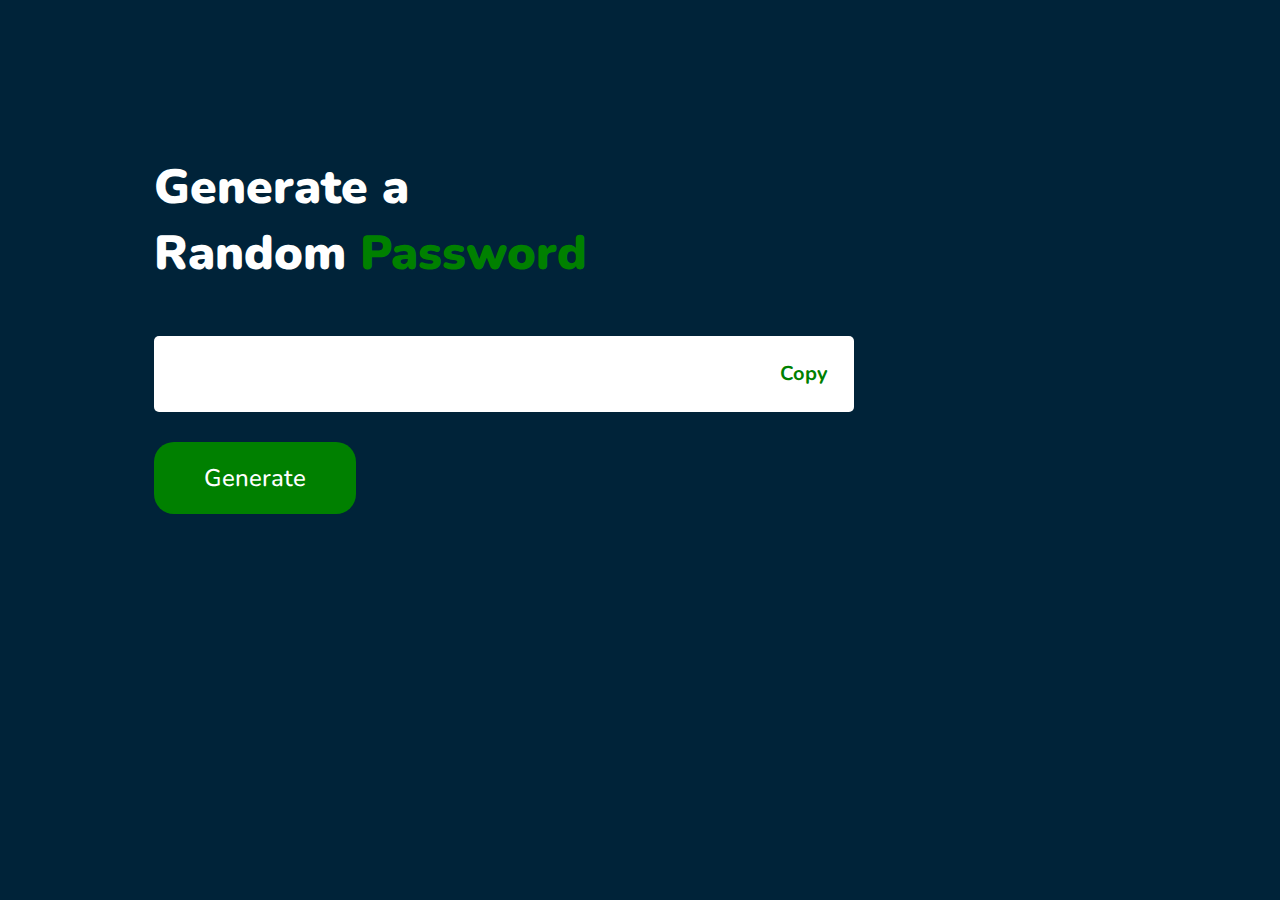
<file: passwordGenerator/index.html>
<!DOCTYPE html>
<html lang="en">
<head>
    <meta charset="UTF-8">
    <meta http-equiv="X-UA-Compatible" content="IE=edge">
    <meta name="viewport" content="width=device-width, initial-scale=1.0">
    <title>PassWord-Generator</title>
    <link rel="stylesheet" href="style.css">
    <script src="script.js" defer></script>
</head>
<body>
    <div class="container">
        <h1>Generate a <br>Random<span> Password</span></h1>
        <div class="display">
            <input type="text" id="password" placehold="Password...">
            <button onclick="copyFun()">Copy</button>
        </div>
        <button id="generate" onclick="createPass()">Generate</button>
    </div>

    
</body>
</html>
</file>
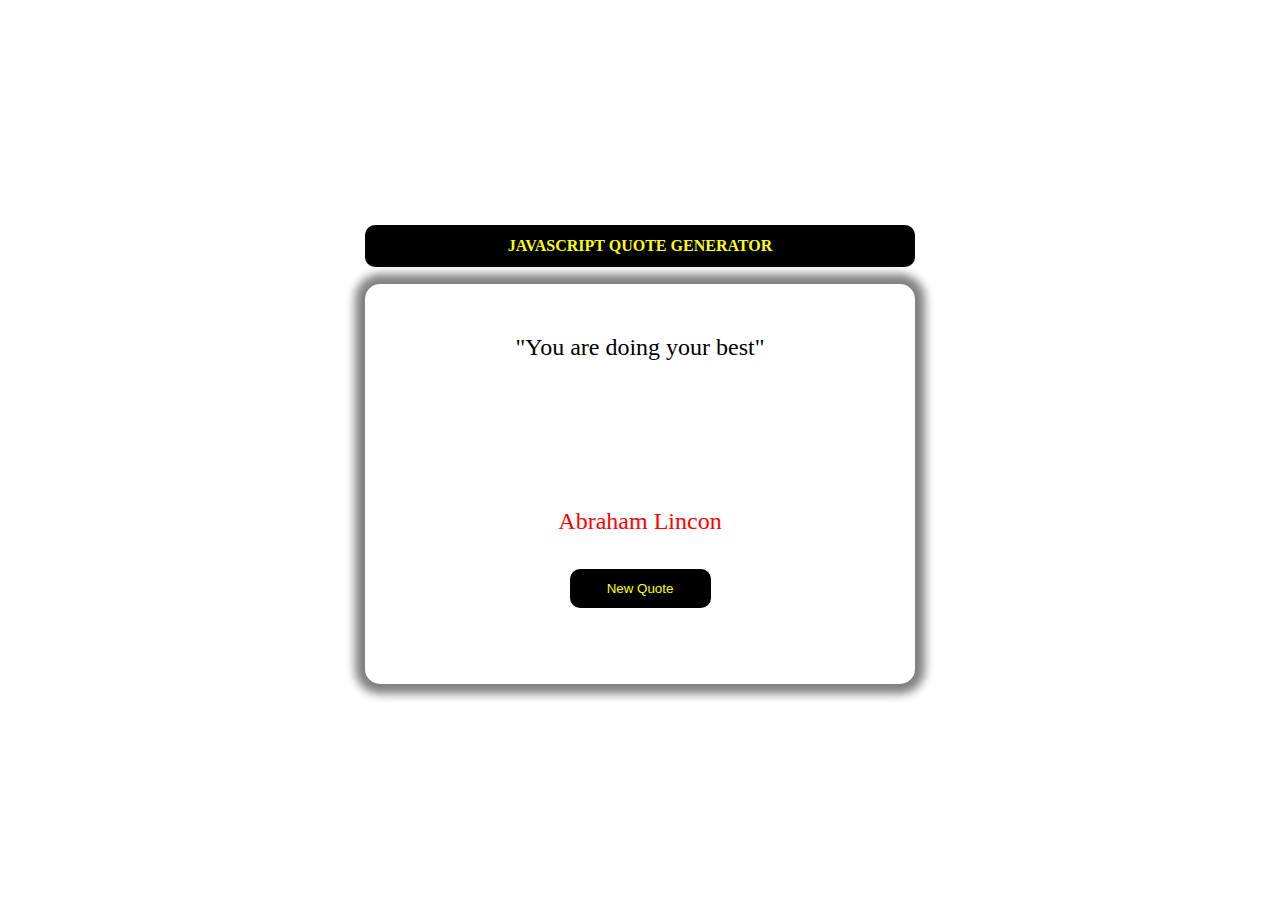
<file: Quote_Genrator/index.html>
<!DOCTYPE html>
<html lang="en">
<head>
    <meta charset="UTF-8">
    <meta name="viewport" content="width=device-width, initial-scale=1.0">
    <title>Quote-Genrator</title>
    <link rel="stylesheet" href="style.css">
    <script src="./script.js" defer></script>
</head>
<body>
    <div class="container">
    <div class="title">
        <h4 >JAVASCRIPT QUOTE GENERATOR</h4>
    </div>
    <div class="quotebox">
        <div class="text-area">
            <span class="quote">
                "You are doing your best"
            </span>
        </div>
        <div class="person">Abraham Lincon</div>

         <div class="button">
            <button id="new-quote">New Quote</button>
         </div>

    </div> 
</div>
</body>
</html>
</file>
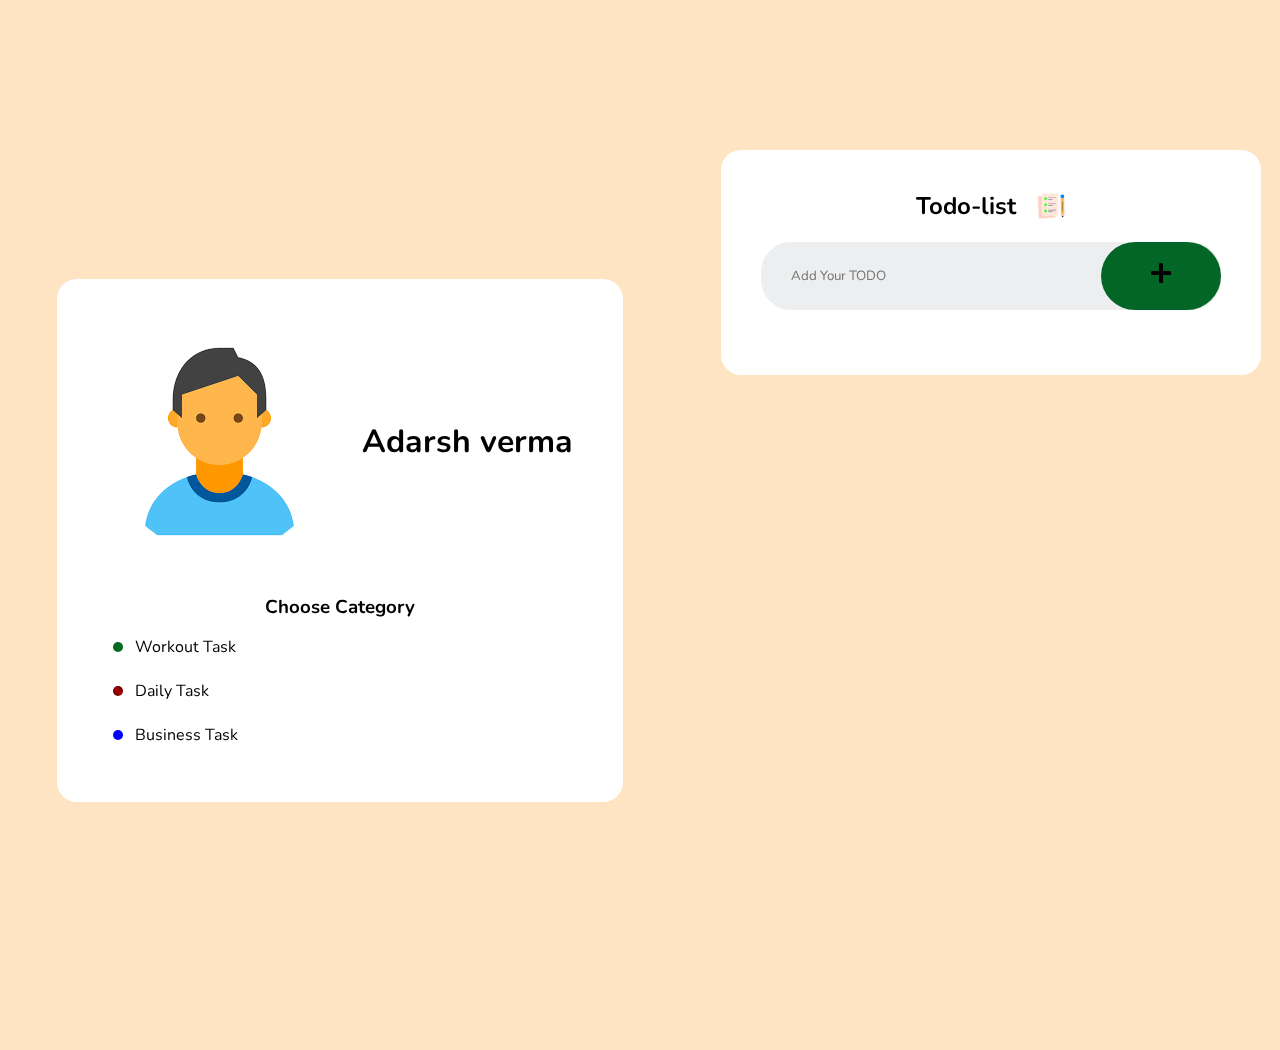
<file: todo_js/index.html>
<!DOCTYPE html>
<html lang="en">
<head>
    <meta charset="UTF-8">
    <meta http-equiv="X-UA-Compatible" content="IE=edge">
    <meta name="viewport" content="width=device-width, initial-scale=1.0">
    <link rel="shortcut icon" href="./do(2).png" type="image/x-icon">
    <title>Task Organize</title>
    <link rel="stylesheet" href="style.css">
   
</head>
<body>
    <div class="left">
        <div class="top">
        <img src="./assets/person.png" alt="">
        <h1 id="heading">Adarsh verma</h1>
    </div>
    <div class="bottom">
        <h3>Choose Category</h3>
        <pre><img class="categoryimg" src="./assets/green.jpeg" alt="">   Workout Task</pre>
        <pre><img class="categoryimg" src="./assets/red1.jpeg" alt="">   Daily Task</pre>
        <pre><img class="categoryimg" src="./assets/blue.png" alt="">   Business Task</pre>
    </div>
    </div>
    <div class="right">
    <div class="container">
        <div class="todo">
            <h2>Todo-list <img src="./assets/icon.png" alt="todo_icon"></h2>
            <div class="row">
                <input type="text" id="inputbox" placeholder="Add Your TODO">
                <button onclick="addTask() "><img src="./assets/plus.png" alt="add _sign"></button>
            </div>
            <ul id="list">
                <!-- <li class="checked">Task 1</li>
                <li>Task 2</li>
                <li>Task 3</li> -->
            </ul>
        </div>
    </div>
    </div>

    <script src="script.js"></script>
</body>
</html>
</file>
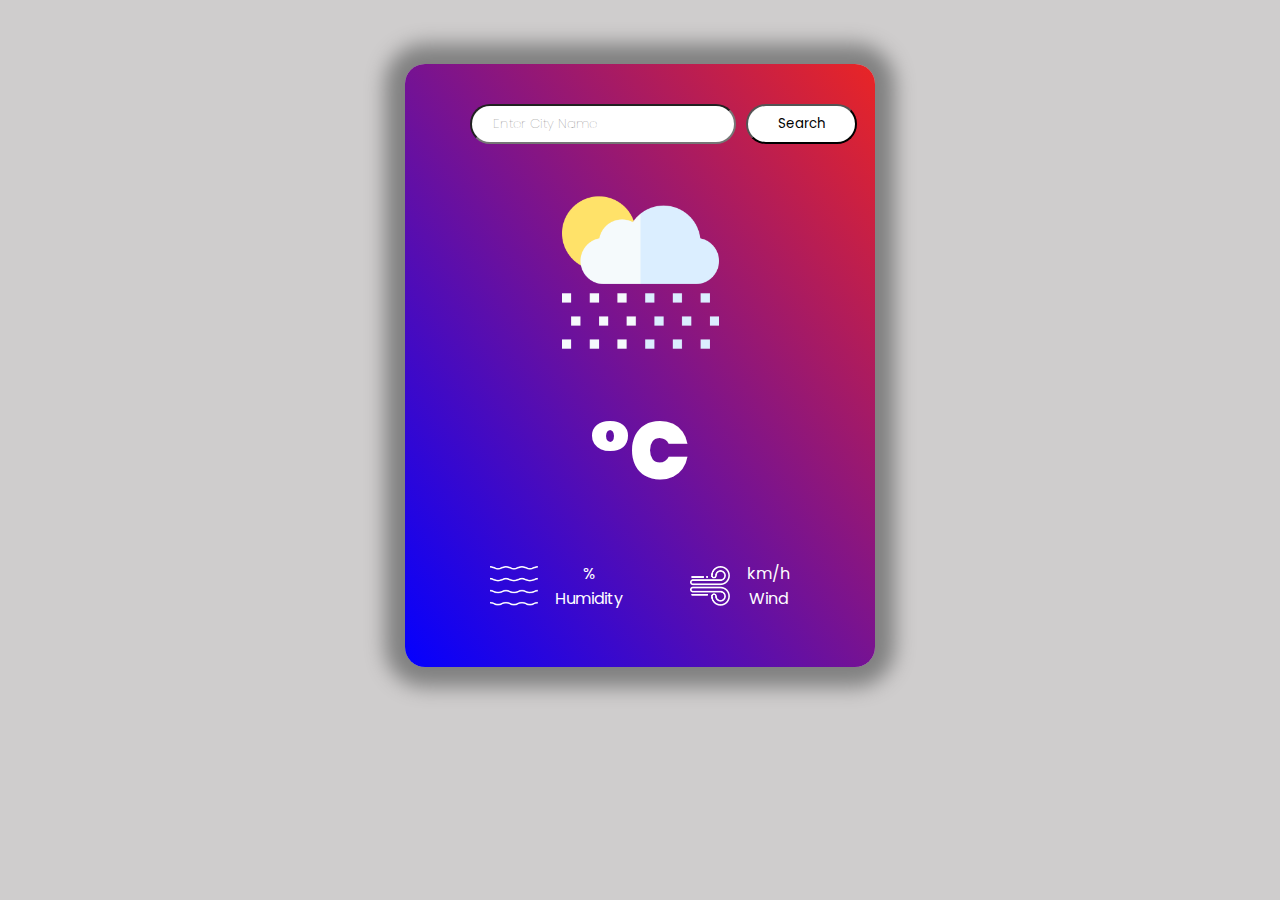
<file: Weather_App/index.html>
<!DOCTYPE html>
<html lang="en">
<head>
    <meta charset="UTF-8">
    <meta name="viewport" content="width=device-width, initial-scale=1.0">
    <title>Wheather App</title>
    <link rel="stylesheet" href="style.css">
    <link rel="stylesheet" href="https://cdnjs.cloudflare.com/ajax/libs/font-awesome/6.4.2/css/all.min.css" integrity="sha512-z3gLpd7yknf1YoNbCzqRKc4qyor8gaKU1qmn+CShxbuBusANI9QpRohGBreCFkKxLhei6S9CQXFEbbKuqLg0DA==" crossorigin="anonymous" referrerpolicy="no-referrer" />
    <script src="./script.js" defer ></script>
</head>
<body>
    <div class="card">
        <div class="search">
            <input type="text" value="" placeholder="    Enter City Name" id="inputbox">
            <button id="searchbtn">Search</button>
        </div>
        <div class="weather">
            <img src="./images/rain.png" alt="rain"  class="weather-icon">
            <h1 class="temp">°C</h1>
            <h2 class="city"></h2>
            <div class="details">
                <div class="col">
                    <img src="./images/humidity.png" alt="" >
                    <div>
                        <p class="humidity">%</p>
                        <p>Humidity</p>
                    </div>
                </div>
                <div class="col">
                    <img src="./images/wind.png" alt="">
                    <div>
                        <p class="wind">km/h </p>
                        <p>Wind</p>
                    </div>
                </div>
            </div>
        </div>
    </div>
</body>
</html>
</file>
<file: passwordGenerator/style.css>
@import url('https://fonts.googleapis.com/css2?family=Kanit&family=Nunito&display=swap');


*{
    margin:0;
    padding:0;
    box-sizing: border-box;
    font-family: 'Nunito', sans-serif;
}
body {
    background: #002339;
    color:white;
}
.container{
    margin:12%;
    width:90%;
    max-width:700px;
     
}
.container h1{
    font-size: xxx-large;
    font-weight:900 ;
}
span{
    color:green;
}
.display{
    width:100%;
    margin-top:50px;
    margin-bottom:30px;
    background: white;
    color:#333;
    display: flex;
    align-items: center;
    justify-content: space-between;
    padding:15px 26px;
    border-radius:5px;
}

.display input{
    flex:1;
    border:none;
    outline:none;
    padding:10px;
    font-weight: bolder;
    font-size: larger;
    
}
.display button{
    background: none;
    font-size: 20px;
    color:green;
    font-weight: bold;
    border:none;
}
#generate{
    padding:20px 50px;
    border-radius:20px;
    background: green;
    color:white;
    border:none; 
    font-size: x-large;
    font-weight: 500;
    cursor:pointer

}
</file>
<file: Quote_Genrator/style.css>
*{
    margin: 0;
    padding:0;
    box-sizing: border-box;
}
body{
    display: flex;
    justify-content: center;
    align-items: center ;
    height:100vh;
    text-align: center; 
    background: url(https://images.unsplash.com/photo-1448375240586-882707db888b?auto=format&fit=crop&q=80&w=2070&ixlib=rb-4.0.3&ixid=M3wxMjA3fDB8MHxwaG90by1wYWdlfHx8fGVufDB8fHx8fA%3D%3D);
    background-size: cover;
    background-position: center;
    background-repeat: no-repeat;
}
.container{
    width:550px;
    height: 450px; 
  
}

.container .title{
    border:2px solid black;
    color:yellow;
    background: black;
    border-radius: 10px;
    padding:10px;
}
.container .quotebox{
    margin-top:3%;
    background: white;
    height:400px;
    border-radius: 15px;
    padding:50px 40px;
    box-shadow: 0 0 10px 10px grey;

}
.container .quotebox .text-area{
    height:150px;
    text-align:inherit;
    font-size: 1.5rem;
}

.container .quotebox .person{
    font-size: x-large;
    color:red;
    margin:3%;
    padding:10px;
}

.container .quotebox .button #new-quote{
    width:30%;
    margin-top:10px;
    padding:10px;
    border:2px solid black;
    border-radius: 10px;
    background: black;
    color:yellow;
}
</file>
<file: todo_js/style.css>
@import url('https://fonts.googleapis.com/css2?family=Kanit&family=Nunito&display=swap');


*{
    margin:0;
    padding:0;
    box-sizing: border-box;
    font-family: 'Nunito', sans-serif;
}
body{
    /* position: fixed; */
    overflow: hidden;
    display: flex;
    justify-content: space-evenly;
    align-items: center;
    background-color:bisque;
    color:black;
}
.left{
    background-color: white;
    padding:50px;
    margin-top: 30px;
    /* top:30px; */
    border-radius: 20px;
}
.left .top {
    display: flex;
    justify-content: center;
    align-items: center;
}
.left .top h1{
    margin-left:30px;
}
.left .top img{
    border-radius: 50%;
    height:3%;
}
.left .bottom{
    margin-top:40px;
    align-items: center;
}
.left .bottom h3{
    margin-top:20px;
    text-align: center;
}
.left .bottom .categoryimg{
    width:10px;
    height:10px;
    border-radius: 50%;
}
.left .bottom pre{
    margin-top:10px;
    text-align:left;
    padding:6px;
}
.right{
    margin-top:50px;
    margin-right:10%;

}
.container{
    width:150%;
    min-height:100vh;
    /* background: black; */
    /* padding:10px; */
}

.todo{
    width:100%;
    max-width:540px;
    background: white;
    margin:100px auto;
    padding:40px;
    border-radius: 20px;
}

.todo h2{
    /* color:chocolate; */
    display: flex;
    justify-content: center;
    align-items: center;
    margin-bottom: 20px;
}
.todo h2 img{
    width:30px;
    margin-left: 20px;
}

.row{
    display: flex;
    align-items: center;
    justify-content: space-evenly ;
    background: #edeef0;
    border-radius: 30px;
    padding-left: 20px;
    margin-bottom:25px ;
}

.row input{
    flex:1;
    border:none; 
    outline:none;
    background:#edeef0;
    padding:10px;
}
.row button{
    padding:16px 50px;
    border:none; 
    outline:none;
    background:#036627;
    color:#fff;
    cursor: pointer;
    font-size: large;
    border-radius:40px ;

}
button img{
    height:30px;
    width:20px;
    size: 30px;
    object-fit: contain;
    mix-blend-mode: color-burn;
    align-items: center;
} 

ul li{
    list-style: none;
    font-size: 17px;
    padding:12px 8px 12px 50px;
    user-select: none;
    cursor: pointer;
    position: relative;
}

ul li::before{
    content:" ";
    position: absolute;
    height:28px;
    width:28px;
    border-radius: 50%;
    background-image:url("/unchecked.png") ;
     background-size: cover;
     background-position:center;
     top:12px;
     left:8px;
}

ul li.checked{
    color:#555;
    text-decoration: line-through;
    

}

ul li.checked::before{
    background-image: url("./checked.png ");
}

span{
    position: absolute;
    right:0;
    top:5px;
    width: 40px;
    height:40px;
    font-size: 22px;
    color:#555;
    line-height:40px;
    text-align: center;
}
span:hover{
    background: rgb(243, 41, 41);
    border-radius: 50%;
    color:black;
    font-size: larger;
}
</file>
<file: Weather_App/style.css>
@import url('https://fonts.googleapis.com/css2?family=Poppins&display=swap');


*{
    margin:0;
    padding:0;
    box-sizing: border-box;
    font-family: 'Poppins', sans-serif;
}

body{
  background: #cfcdcd;
  display: flex;
  align-items: center;
  justify-content: center;
}

.card{
    width:90%;
    max-width: 470px;
    background: linear-gradient(to bottom left , rgb(233, 37, 37), rgb(4, 0, 255));
    color:white;
    margin:5%;
    border-radius:20px ;
    text-align: center;
    padding:40px 35px;
    box-shadow:0 0 20px 20px grey;
}

.card .search{
    display: flex;
    width:100%;
    justify-content: space-around;
    /* align-items: center; */
    
}
.card .search input{
    border-radius: 20px;
    margin-right :10px;
    margin-left:30px;
    height:40px;
    padding:10px 5px;
    font-weight: lighter;
}
.card .search button{
    padding:0px 30px;
    border-radius: 20px;
    margin-right:30px;
    color:black;
    background: white;
    cursor:pointer;
}
.weather{
    margin:4%;
}
.card .weather .temp{
    font-size:80px;
    font-weight: 900;
}

.city{
    color:coral
}

.details{
    margin-top:50px;
    display: flex;
    justify-content: space-around;
    align-items: center;
}
.details .col{
    display: flex;
    justify-content: space-around;
    align-items: center;
}

.details .col img{
    height:40px;
}

.details .col p{
    margin-left:17px;
}
</file>
